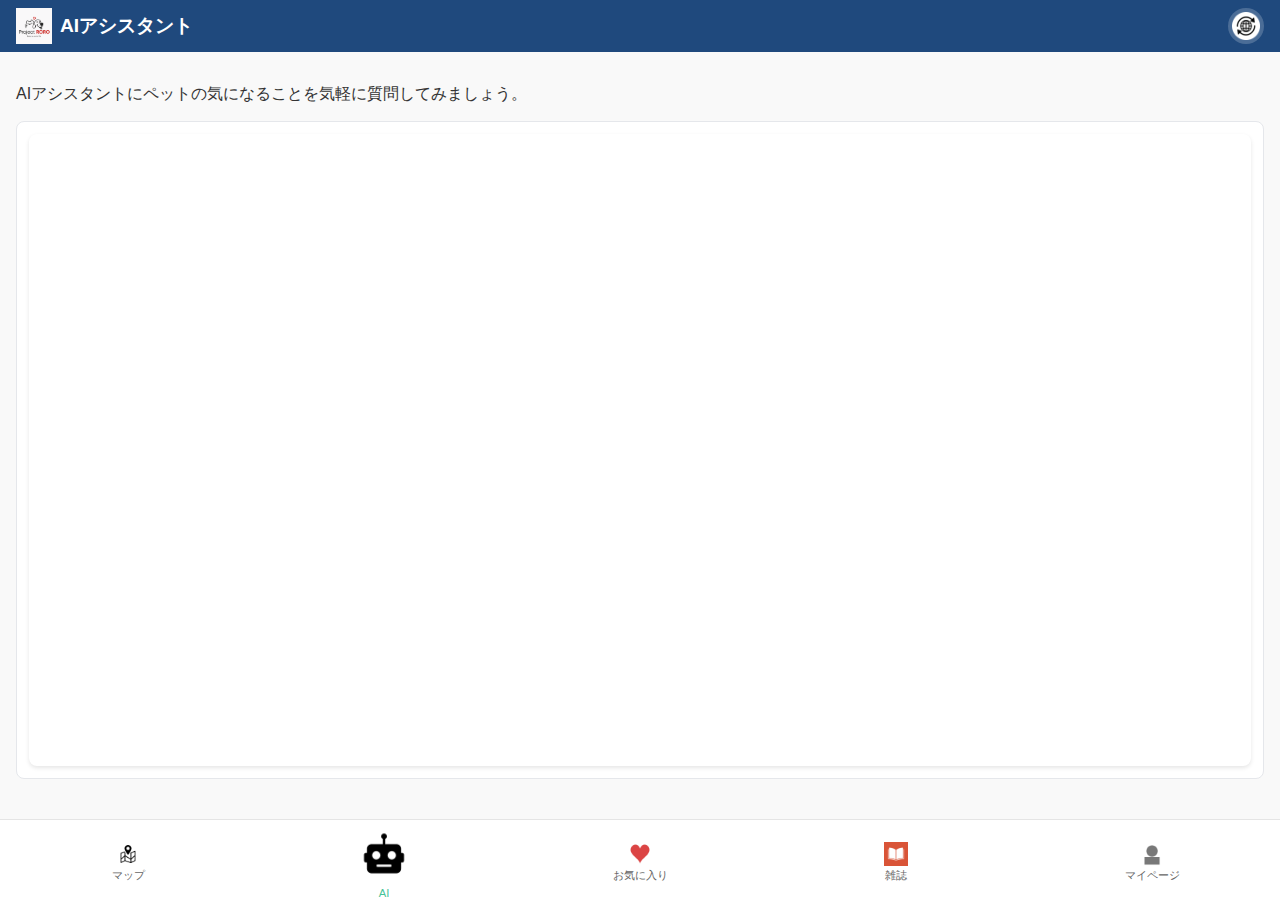
<file: dify.html>
<!DOCTYPE html>
<html lang="ja">
<head>
  <meta charset="UTF-8" />
  <meta name="viewport" content="width=device-width, initial-scale=1.0" />
  <title>Project RORO – AIアシスタント</title>

  <!-- 共有スタイル（色・角丸・ナビ等） -->
  <link rel="stylesheet" href="css/styles.css" />
  <link rel="icon" href="images/favicon.ico" type="image/x-icon" />
  <!--
    本ページの目的：
    - 公式 Dify 画面の埋め込み（iframe / script） と
    - 自作の Dify 風 UI
    を、ブール値で切替表示する。
    ※ デザインは styles.css の設計に準拠。
  -->
  <style>
    /* ページ固有の最小限スタイル（共通スタイルに沿った微調整） */
    main.dify-container { padding: 1rem; padding-bottom: calc(var(--nav-height) + 1rem); }
    .panel { background:#fff; border:1px solid #e5e7eb; border-radius: var(--border-radius); padding: 12px; }
    .section-title { margin: 0 0 8px; font-weight: 700; color: var(--base-color); }
    /* ２エリア（どちらか片方のみ表示） */
    #embed-area, #custom-area { display: none; }
    /* iframe で Dify を埋め込むホスト（共通スタイルの external-chat-container に合わせる） */
    #embed-host.external-chat-container { height: calc(100vh - var(--nav-height) - 220px); }
    #embed-host iframe { width: 100%; height: 100%; border: none; border-radius: var(--border-radius); }
    /* 自作 UI のホスト */
    #custom-host { height: calc(100vh - var(--nav-height) - 220px); background:#fff; border:1px solid #e5e7eb; border-radius: var(--border-radius); overflow: hidden; }
    /* 操作用ボタン */
    .toolbar { display:flex; gap:.5rem; justify-content:flex-end; margin:.5rem 0 0; }
    .toolbar .btn { padding:.5rem .9rem; }
  </style>
</head>
<body class="dify-page">
  <!-- ヘッダー（styles.cssの .app-header 準拠） -->
  <header class="app-header">
    <img src="images/logo_roro.png" alt="ロゴ" class="small-logo" />
    <h2 data-i18n-key="ai_title">AIアシスタント</h2>
    <button id="lang-toggle-btn" class="lang-toggle" title="言語切替">
      <img src="images/switch-language.png" alt="Language" />
    </button>
  </header>

  <main class="dify-container">
    <p data-i18n-key="ai_intro">
      AIアシスタントにペットのイベント情報やおすすめスポットなど、気になることを気軽に質問してみましょう。
    </p>

    <!-- ▼ 公式 Dify 画面（iframe または script バブル） -->
    <section id="embed-area" class="panel">
      <!--<h3 class="section-title">Dify AI Chat</h3>-->

      <!-- iframe 方式のホスト（styles.css に準拠した外観） -->
      <div id="embed-host" class="external-chat-container">
        <!-- JS がここに iframe を挿入します（script 方式時は空のまま） -->
      </div>

      <!--<div class="note">
        ・script 方式では画面右下に “バブル” が表示されます（config を先に定義 → script 読込が必須）。<br>
        ・iframe 方式も公式で案内されている単純な埋め込み方法です。
      </div>
      <div class="toolbar">
        <button id="open-bubble" class="btn secondary-btn" title="（script方式の時）バブルを開く">バブルを開く</button>
      </div>
      -->
    </section>

    <!-- ▼ 自作 Dify 風 UI（SSE対応。API が無ければデモ応答） -->
    <section id="custom-area" class="panel">
      <h3 class="section-title">オリジナル UI（Dify 風）</h3>
      <div id="custom-host"></div>
      <div class="note">
        ・サーバに <code>/api/chat</code>（Dify の <code>/v1/chat-messages</code> へプロキシ）を用意すると、<br>
        　<code>response_mode: "streaming"</code> で SSE を受信しストリーミング描画します。
      </div>
    </section>
	<!--
    <div class="toolbar">
      <button id="toggle-btn" class="btn primary-btn">表示切替（公式 ⇄ 自作）</button>
    </div>
    -->
  </main>

  <!-- ボトムナビ（共通デザイン） -->
  <nav class="bottom-nav">
    <a href="map.html" class="nav-item"><img src="images/icon_map.png" alt="Map" /><span data-i18n-key="nav_map">マップ</span></a>
    <a href="dify.html" class="nav-item active"><img src="images/icon_ai.png" alt="AI" /><span data-i18n-key="nav_ai">AI</span></a>
    <a href="favorites.html" class="nav-item"><img src="images/icon_favorite.png" alt="お気に入り" /><span data-i18n-key="nav_favorites">お気に入り</span></a>
    <a href="magazine.html" class="nav-item"><img src="images/icon_magazine.png" alt="雑誌" /><span data-i18n-key="nav_magazine">雑誌</span></a>
    <a href="profile.html" class="nav-item"><img src="images/icon_profile.png" alt="マイページ" /><span data-i18n-key="nav_profile">マイページ</span></a>
  </nav>

  <!-- 言語・共通初期化 -->
  <script src="js/lang.js"></script>

  <!-- 表示切替とマウント処理（下記モジュール） -->
  <script type="module" src="js/dify-switch.js"></script>
</body>
</html>
</file>
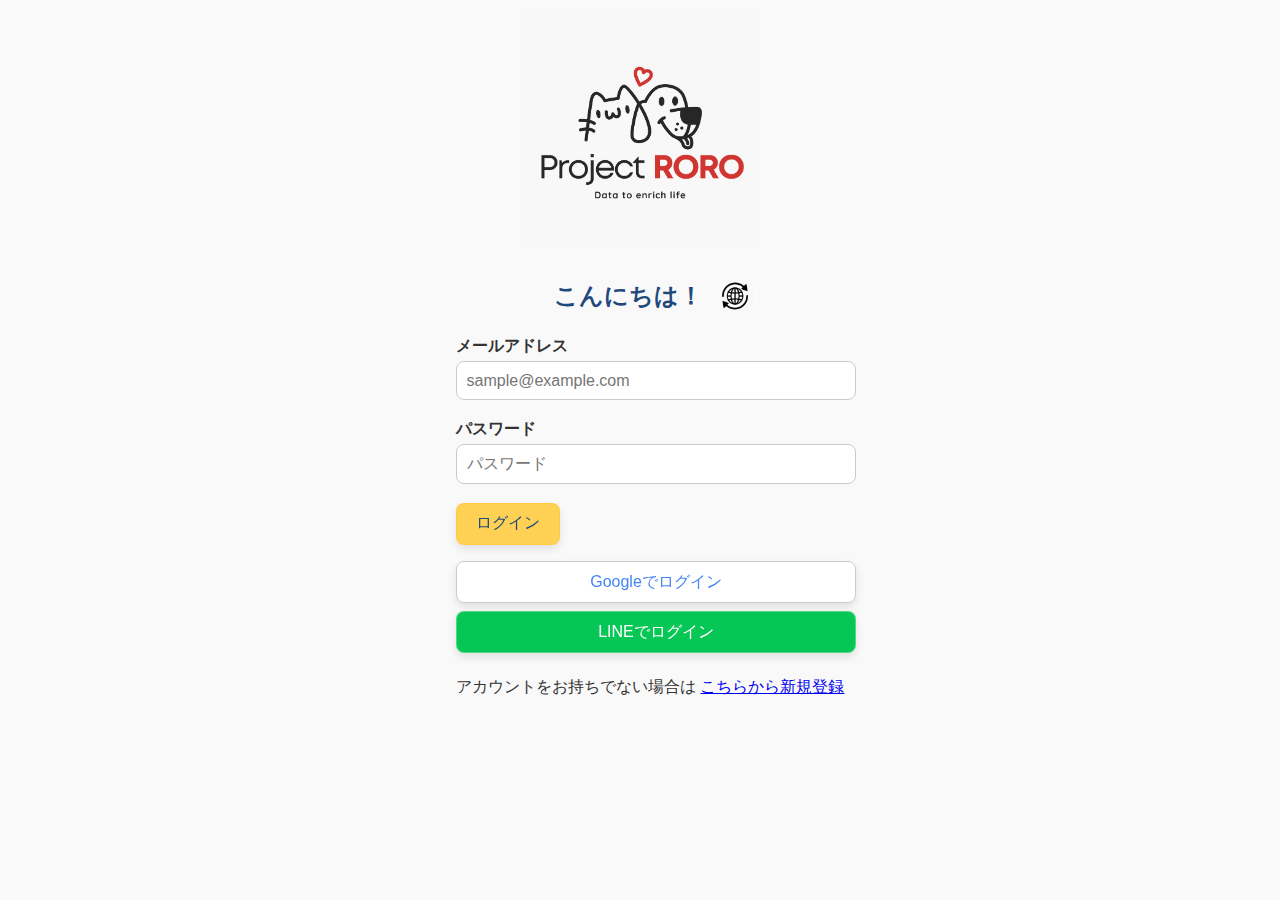
<file: favorites.html>
<!DOCTYPE html>
<html lang="ja">
  <head>
    <meta charset="UTF-8" />
    <meta name="viewport" content="width=device-width, initial-scale=1.0" />
    <!--
      favorites.html – お気に入り一覧

      ユーザーがマップや他の機能から追加したお気に入りイベントの一覧を表示します。
      ローカルストレージから読み出したデータを使って一覧を生成し、必要であれば
      お気に入りから削除できるようにしています。
    -->
    <title>Project&nbsp;RORO – お気に入り</title>
    <link rel="stylesheet" href="css/styles.css" />
    <!-- Favicon -->
    <link rel="icon" href="images/favicon.ico" type="image/x-icon" />
  </head>
  <body class="favorites-page">
    <header class="app-header">
      <img src="images/logo_roro.png" alt="ロゴ" class="small-logo" />
      <h2 data-i18n-key="favorites_title">お気に入り</h2>
      <button id="lang-toggle-btn" class="lang-toggle" title="Change language">
        <img src="images/switch-language.png" alt="Language" />
      </button>
    </header>
    <main id="favorites-container">
      <ul id="favorites-list"></ul>
      <p id="no-favorites" style="display:none;" data-i18n-key="no_favorites">お気に入りがまだありません。</p>
    </main>
    <nav class="bottom-nav">
      <a href="map.html" class="nav-item"><img src="images/icon_map.png" alt="Map" /><span data-i18n-key="nav_map">マップ</span></a>
      <a href="dify.html" class="nav-item"><img src="images/icon_ai.png" alt="AI" /><span data-i18n-key="nav_ai">AI</span></a>
      <a href="favorites.html" class="nav-item active"><img src="images/icon_favorite.png" alt="お気に入り" /><span data-i18n-key="nav_favorites">お気に入り</span></a>
      <a href="magazine.html" class="nav-item"><img src="images/icon_magazine.png" alt="雑誌" /><span data-i18n-key="nav_magazine">雑誌</span></a>
      <a href="profile.html" class="nav-item"><img src="images/icon_profile.png" alt="マイページ" /><span data-i18n-key="nav_profile">マイページ</span></a>
    </nav>
    <script src="js/main.js"></script>
    <script src="js/lang.js"></script>
    <script src="js/favorites.js"></script>
  </body>
</html>
</file>
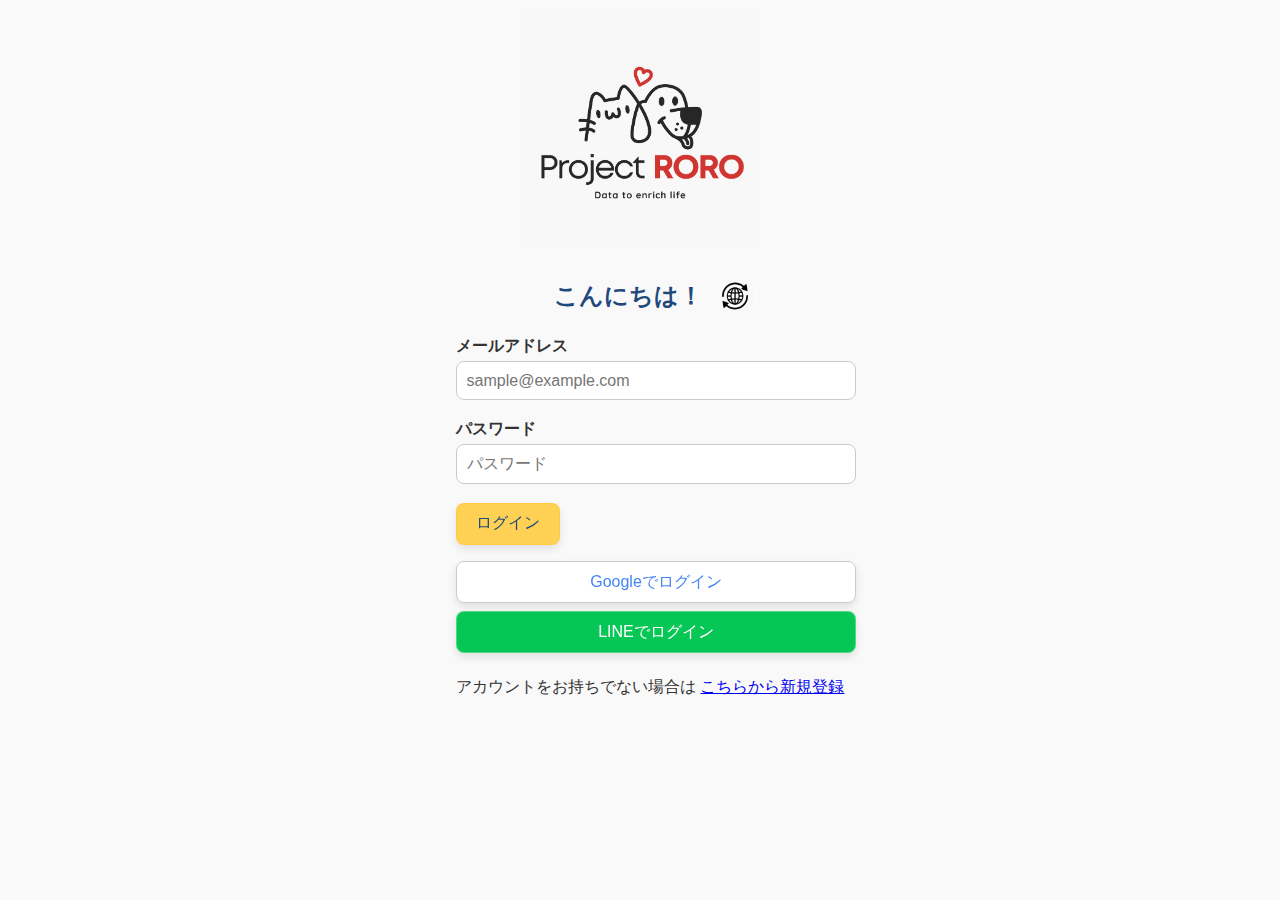
<file: magazine.html>
<!DOCTYPE html>
<html lang="ja">
  <head>
    <meta charset="UTF-8" />
    <meta name="viewport" content="width=device-width, initial-scale=1.0" />
    <!--
      magazine.html – 月間雑誌ページ

      雑誌機能のモックとして、いくつかの号をカード形式で並べています。各カード
      には表紙画像と簡単な説明文があり、将来的には詳細ページやPDFなどに
      リンクすることもできます。
    -->
    <title>Project&nbsp;RORO – 月間雑誌</title>
    <link rel="stylesheet" href="css/styles.css" />
    <!-- Favicon -->
    <link rel="icon" href="images/favicon.ico" type="image/x-icon" />
  </head>
  <body class="magazine-page">
    <header class="app-header">
      <img src="images/logo_roro.png" alt="ロゴ" class="small-logo" />
      <h2 data-i18n-key="magazine_title">月間雑誌</h2>
      <button id="lang-toggle-btn" class="lang-toggle" title="Change language">
        <img src="images/switch-language.png" alt="Language" />
      </button>
    </header>
    <main class="magazine-grid">
      <!-- 6月号カード -->
      <div class="magazine-card">
        <img src="images/magazine_cover1.png" alt="2025年6月号" />
        <div class="magazine-info">
          <h3 data-i18n-key="mag_issue_june">2025年6月号</h3>
          <p data-i18n-key="mag_desc_june">雨の日でも犬と楽しく過ごせる特集</p>
        </div>
      </div>
      <!-- 7月号カード -->
      <div class="magazine-card">
        <!-- ビーチで帽子をかぶった犬を表紙にした夏号 -->
        <img src="images/magazine_cover2.png" alt="2025年7月号" />
        <div class="magazine-info">
          <h3 data-i18n-key="mag_issue_july">2025年7月号</h3>
          <p data-i18n-key="mag_desc_july">紫外線対策とワンちゃんとのおでかけスポットをご紹介♪</p>
        </div>
      </div>
      <!-- 新しい号を追加したい場合は、このカードをコピーして編集してください -->
    </main>
    <!-- 雑誌閲覧用オーバーレイ -->
    <div id="magazine-viewer" class="magazine-viewer" style="display:none;">
      <div class="book"></div>
    </div>
    <nav class="bottom-nav">
      <a href="map.html" class="nav-item"><img src="images/icon_map.png" alt="Map" /><span data-i18n-key="nav_map">マップ</span></a>
      <a href="dify.html" class="nav-item"><img src="images/icon_ai.png" alt="AI" /><span data-i18n-key="nav_ai">AI</span></a>
      <a href="favorites.html" class="nav-item"><img src="images/icon_favorite.png" alt="お気に入り" /><span data-i18n-key="nav_favorites">お気に入り</span></a>
      <a href="magazine.html" class="nav-item active"><img src="images/icon_magazine.png" alt="雑誌" /><span data-i18n-key="nav_magazine">雑誌</span></a>
      <a href="profile.html" class="nav-item"><img src="images/icon_profile.png" alt="マイページ" /><span data-i18n-key="nav_profile">マイページ</span></a>
    </nav>
    <script src="js/main.js"></script>
    <script src="js/lang.js"></script>
    <script src="js/magazine.js"></script>
  </body>
</html>
</file>
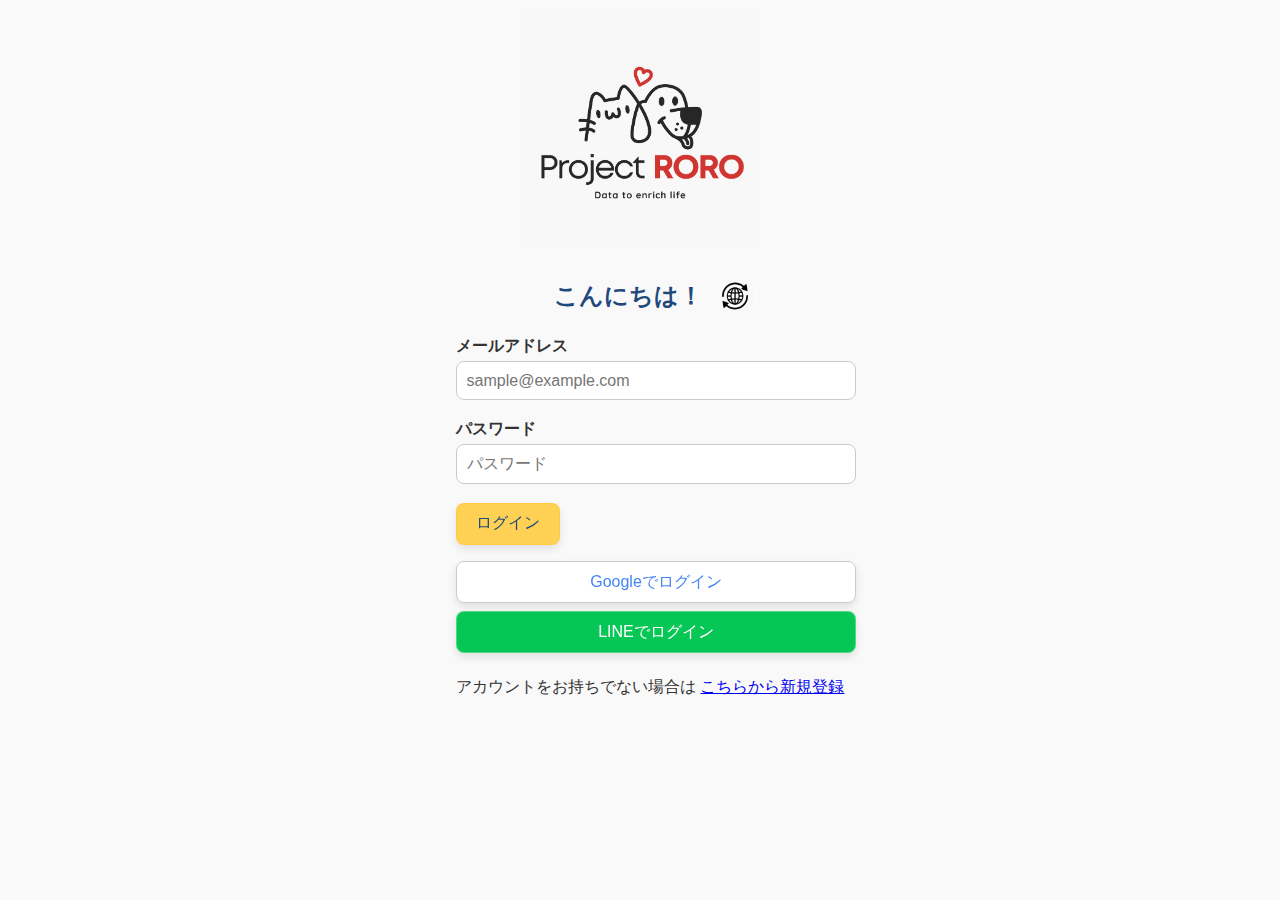
<file: profile.html>
<!DOCTYPE html>
<html lang="ja">
  <head>
    <meta charset="UTF-8" />
    <meta name="viewport" content="width=device-width, initial-scale=1.0" />
    <!--
      profile.html – マイページ

      ユーザーが登録した情報を確認・編集できるマイページです。お気に入り数の
      表示や簡易的なプロフィール編集フォームを提供します。ここでのデータは
      すべてローカルストレージに保存され、ログインセッションを通じて維持
      されます。
    -->
    <title>Project&nbsp;RORO – マイページ</title>
    <link rel="stylesheet" href="css/styles.css" />
    <!-- Favicon -->
    <link rel="icon" href="images/favicon.ico" type="image/x-icon" />
  </head>
  <body class="profile-page">
    <header class="app-header">
      <img src="images/logo_roro.png" alt="ロゴ" class="small-logo" />
      <!-- ページタイトルは翻訳キーを付与 -->
      <h2 data-i18n-key="profile_title">マイページ</h2>
      <!-- 言語切替ボタン -->
      <button id="lang-toggle-btn" class="lang-toggle" title="Change language">
        <img src="images/switch-language.png" alt="Language" />
      </button>
    </header>
    <main class="profile-container">
      <div class="profile-card">
        <div class="avatar"></div>
        <h3 id="profile-name"></h3>
        <p id="profile-location"></p>
        <div class="stats">
          <div><strong id="fav-count">0</strong><span>お気に入り</span></div>
          <div><strong id="followers">0</strong><span>フォロワー</span></div>
          <div><strong id="following">0</strong><span>フォロー中</span></div>
        </div>
      </div>
      <form id="profile-form" autocomplete="off">
        <h4 data-i18n-key="profile_edit">プロフィール編集</h4>
        <!-- 名前とふりがなは初期登録時のみ入力され、編集不可にします -->
        <div class="input-group">
          <label for="profile-name-input" data-i18n-key="label_name">お名前</label>
          <input type="text" id="profile-name-input" disabled />
        </div>
        <div class="input-group">
          <label for="profile-furigana-input" data-i18n-key="label_furigana">ふりがな</label>
          <input type="text" id="profile-furigana-input" disabled />
        </div>
        <div class="input-group">
          <label for="profile-email" data-i18n-key="label_email">メールアドレス</label>
          <input type="email" id="profile-email" />
        </div>
        <div class="input-group">
          <label for="profile-phone" data-i18n-key="label_phone">電話番号</label>
          <input type="tel" id="profile-phone" />
        </div>
        <div class="input-group">
          <label for="profile-address" data-i18n-key="label_address">住所</label>
          <input type="text" id="profile-address" />
        </div>

        <!-- 言語選択フォーム -->
        <div class="input-group">
          <label for="profile-language" data-i18n-key="label_language">言語</label>
          <select id="profile-language">
            <option value="ja">日本語</option>
            <option value="en">English</option>
            <option value="zh">中文</option>
            <option value="ko">한국어</option>
          </select>
        </div>
        <h4 data-i18n-key="pet_info">ペット情報</h4>
        <!-- ペット情報を動的に挿入するコンテナ -->
        <div id="pets-container"></div>
        <button type="button" id="add-pet-btn" class="btn secondary-btn" style="margin-bottom: 1rem;" data-i18n-key="add_pet">ペットを追加</button>
        <button type="submit" class="btn primary-btn" data-i18n-key="save">保存</button>
      </form>
      <!-- ログアウトボタン -->
      <button id="logout-btn" class="btn danger-btn" style="margin-top: 1rem;" data-i18n-key="logout">ログアウト</button>
    </main>
    <nav class="bottom-nav">
      <a href="map.html" class="nav-item"><img src="images/icon_map.png" alt="Map" /><span data-i18n-key="nav_map">マップ</span></a>
      <a href="dify.html" class="nav-item"><img src="images/icon_ai.png" alt="AI" /><span data-i18n-key="nav_ai">AI</span></a>
      <a href="favorites.html" class="nav-item"><img src="images/icon_favorite.png" alt="お気に入り" /><span data-i18n-key="nav_favorites">お気に入り</span></a>
      <a href="magazine.html" class="nav-item"><img src="images/icon_magazine.png" alt="雑誌" /><span data-i18n-key="nav_magazine">雑誌</span></a>
      <a href="profile.html" class="nav-item active"><img src="images/icon_profile.png" alt="マイページ" /><span data-i18n-key="nav_profile">マイページ</span></a>
    </nav>
    <script src="js/main.js"></script>
    <script src="js/lang.js"></script>
    <script src="js/profile.js"></script>
  </body>
</html>
</file>
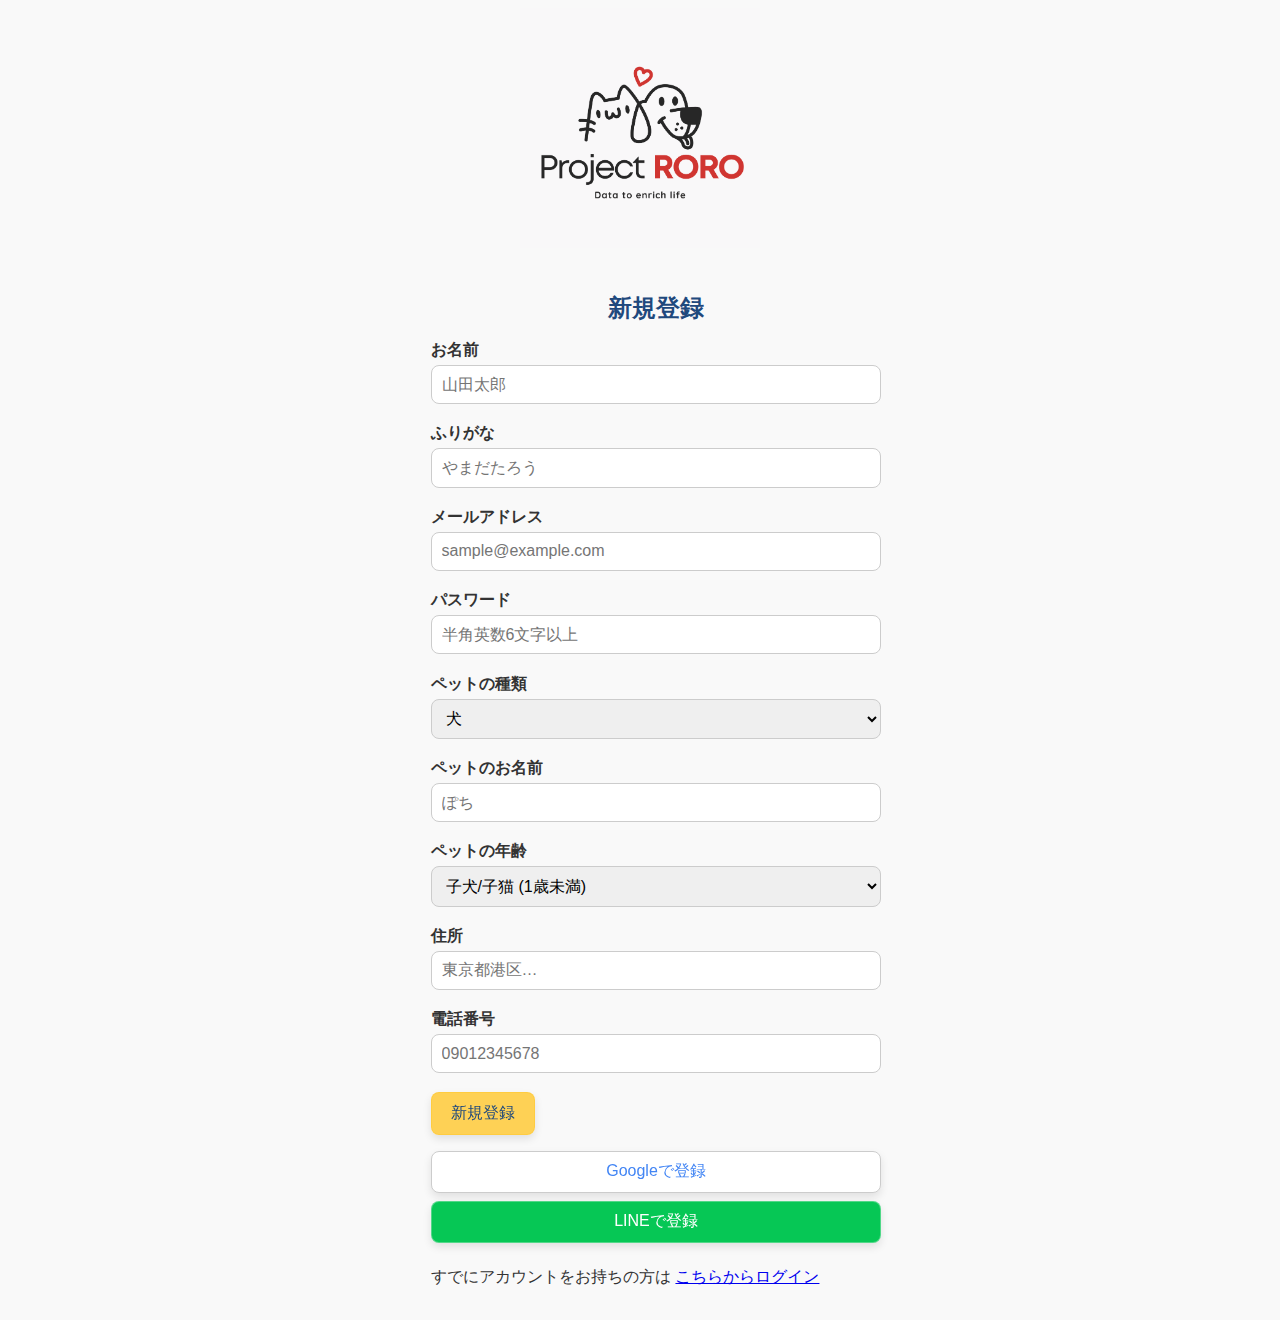
<file: signup.html>
<!DOCTYPE html>
<html lang="ja">
  <head>
    <meta charset="UTF-8" />
    <meta name="viewport" content="width=device-width, initial-scale=1.0" />
    <!--
      signup.html – ユーザー新規登録画面

      このページでは、ユーザーの基本情報およびペット情報を入力して
      アカウントを作成するためのフォームを提供します。必要最小限の
      フィールドを用意し、カラーリングはスライドで示された3色の
      原則に従っています。
    -->
    <title>Project&nbsp;RORO – 新規登録</title>
    <link rel="stylesheet" href="css/styles.css" />
    <!-- Favicon -->
    <link rel="icon" href="images/favicon.ico" type="image/x-icon" />
  </head>
  <body class="signup-page">
    <header>
      <img src="images/logo_roro.png" alt="Project RORO ロゴ" class="logo" />
    </header>
    <main class="signup-container">
      <h1>新規登録</h1>
      <form id="signup-form" autocomplete="off">
        <div class="input-group">
          <label for="name">お名前</label>
          <input type="text" id="name" placeholder="山田太郎" required />
        </div>
        <div class="input-group">
          <label for="furigana">ふりがな</label>
          <input type="text" id="furigana" placeholder="やまだたろう" />
        </div>
        <div class="input-group">
          <label for="email">メールアドレス</label>
          <input type="email" id="email" placeholder="sample@example.com" required />
        </div>
        <div class="input-group">
          <label for="password">パスワード</label>
          <input type="password" id="password" placeholder="半角英数6文字以上" required />
        </div>
        <div class="input-group">
          <label for="petType">ペットの種類</label>
          <select id="petType">
            <option value="dog">犬</option>
            <option value="cat">猫</option>
          </select>
        </div>
        <div class="input-group">
          <label for="petName">ペットのお名前</label>
          <input type="text" id="petName" placeholder="ぽち" />
        </div>
        <div class="input-group">
          <label for="petAge">ペットの年齢</label>
          <select id="petAge">
            <option value="puppy">子犬/子猫 (1歳未満)</option>
            <option value="adult">成犬/成猫 (1〜7歳)</option>
            <option value="senior">シニア犬/シニア猫 (7歳以上)</option>
          </select>
        </div>
        <div class="input-group">
          <label for="address">住所</label>
          <input type="text" id="address" placeholder="東京都港区…" />
        </div>
        <div class="input-group">
          <label for="phone">電話番号</label>
          <input type="tel" id="phone" placeholder="09012345678" />
        </div>
        <button type="submit" class="btn primary-btn">新規登録</button>
      </form>
      <div class="social-login">
        <button type="button" class="btn google-btn">Googleで登録</button>
        <button type="button" class="btn line-btn">LINEで登録</button>
      </div>
      <p>
        すでにアカウントをお持ちの方は
        <a href="index.html">こちらからログイン</a>
      </p>
    </main>
    <script src="js/main.js"></script>
    <script src="js/signup.js"></script>
  </body>
</html>
</file>
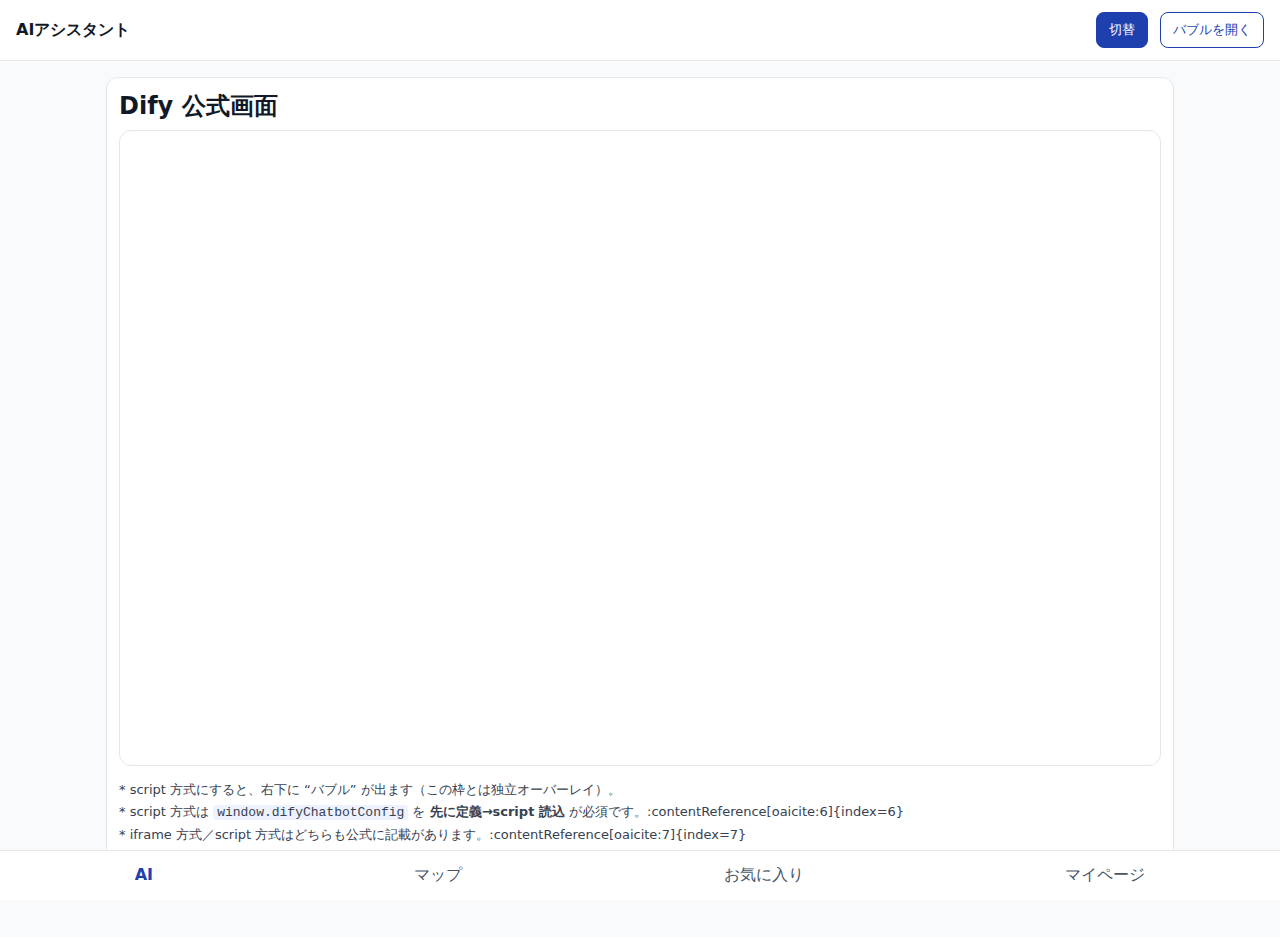
<file: dify/old/dify.html>
<!DOCTYPE html>
<html lang="ja">
<head>
  <meta charset="UTF-8" />
  <meta name="viewport" content="width=device-width, initial-scale=1.0" />
  <title>Project RORO – AIアシスタント</title>
  <style>
    :root {
      --bg: #f8fafc; --card:#fff; --border:#e5e7eb; --brand:#1e40af;
      --radius: 12px;
    }
    *{box-sizing:border-box}
    body{margin:0;background:var(--bg);color:#111827;font-family:system-ui,-apple-system,Segoe UI,Roboto,Helvetica,Arial,sans-serif}
    header{position:sticky;top:0;background:var(--card);border-bottom:1px solid var(--border);display:flex;align-items:center;gap:12px;padding:12px 16px}
    header h1{font-size:16px;margin:0}
    header .spacer{flex:1}
    header button{border:1px solid var(--brand);background:var(--brand);color:#fff;border-radius:8px;padding:8px 12px;cursor:pointer}
    header button.secondary{background:#fff;color:var(--brand)}
    main{max-width:1100px;margin:0 auto;padding:16px}
    .panel{background:var(--card);border:1px solid var(--border);border-radius:var(--radius);padding:12px}
    .section-title{margin:0 0 8px 0;font-weight:700}
    /* 2エリア（どちらか一方だけ表示） */
    #embed-area, #custom-area { display:none; }
    #embed-host{min-height:70vh;border-radius:var(--radius);overflow:hidden;border:1px solid var(--border)}
    #embed-host iframe{width:100%;height:70vh;border:0}
    /* 自作チャットの箱（内部UIは custom-chat-ui.js が注入） */
    #custom-host{min-height:70vh;border-radius:var(--radius);border:1px solid var(--border);overflow:hidden;background:#fff}
    /* タブバー（簡易） */
    nav.bottom{position:sticky;bottom:0;display:flex;gap:8px;background:var(--card);border-top:1px solid var(--border);padding:8px;justify-content:space-around}
    nav.bottom a{color:#475569;text-decoration:none;padding:6px 8px;border-radius:8px}
    nav.bottom a.active{color:var(--brand);font-weight:700}
    /* 情報ボックス */
    .note{font-size:13px;color:#374151;line-height:1.7}
    .note code{background:#eef2ff;padding:0 4px;border-radius:4px}
  </style>
</head>
<body>
  <header>
    <h1>AIアシスタント</h1>
    <div class="spacer"></div>
    <!-- 表示切替ボタン：押すたび true/false をトグル -->
    <button id="toggle-btn" title="Dify埋め込み / 自作UI 切替">切替</button>
    <button id="open-bubble" class="secondary" title="（script方式のとき）バブルを開く">バブルを開く</button>
  </header>

  <main>
    <!-- ▼ Dify公式画面（iframe or script） -->
    <section id="embed-area" class="panel">
      <h2 class="section-title">Dify 公式画面</h2>
      <div id="embed-host">
        <!-- method='iframe' の場合にここへ iframe を挿入します -->
      </div>
      <p class="note">
        * script 方式にすると、右下に “バブル” が出ます（この枠とは独立オーバーレイ）。<br>
        * script 方式は <code>window.difyChatbotConfig</code> を <strong>先に定義→script 読込</strong> が必須です。:contentReference[oaicite:6]{index=6}<br>
        * iframe 方式／script 方式はどちらも公式に記載があります。:contentReference[oaicite:7]{index=7}
      </p>
    </section>

    <!-- ▼ 自作の Dify 風チャットUI（SSE対応） -->
    <section id="custom-area" class="panel">
      <h2 class="section-title">オリジナル UI（Dify 風）</h2>
      <div id="custom-host"></div>
      <p class="note">
        * この UI は、既存の <code>ai_assistant_chat_v2.html</code> の設計をモジュール化して再利用しています。:contentReference[oaicite:8]{index=8}<br>
        * バックエンドの <code>/api/chat</code> があれば SSE でストリーミング表示、なければデモ応答にフォールバックします。:contentReference[oaicite:9]{index=9} :contentReference[oaicite:10]{index=10}
      </p>
    </section>
  </main>

  <nav class="bottom">
    <a href="#" class="active">AI</a>
    <a href="#">マップ</a>
    <a href="#">お気に入り</a>
    <a href="#">マイページ</a>
  </nav>

  <!-- 切替とマウントの本体 -->
  <script type="module" src="./dify-switch.js"></script>
</body>
</html>
</file>
<file: css/styles.css>
/*
  styles.css – 共通スタイル

  このファイルでは、すべてのHTMLページで再利用されるスタイルを定義しています。
  スライド資料に示された「ベースカラー:#1F497D」「メインカラー:#FFC72C」
  「アクセントカラー:#FFFFFF」をCSS変数として定義し、サイト全体の色調を統一
  しています。また、フォームやボタン、ボトムナビゲーションなどの共通要素
  に対するデザインもここでまとめています。
*/

:root {
  --base-color: #1F497D;
  --main-color: #FFC72C;
  --accent-color: #FFFFFF;
  --light-bg: #F9F9F9;
  --text-color: #333333;
  --border-radius: 8px;
  /* ボトムナビゲーションの高さを広げてアクティブアイコン(60px)が収まるよう調整 */
  --nav-height: 80px;
  /* 追加: フォントやボタンの見た目の調整用のCSS変数 */
  --font-family: 'Yu Gothic', 'Hiragino Kaku Gothic ProN', 'Noto Sans JP', sans-serif;
  /* 透明感のあるボタンの背景色 (ガラス風) */
  --btn-glass-bg: rgba(255, 255, 255, 0.5);
  --btn-glass-border: rgba(255, 255, 255, 0.3);
  --btn-shadow: 0 4px 8px rgba(0, 0, 0, 0.1);
}

body {
  margin: 0;
  padding: 0;
  /* 全体のフォントを日本語含むモダンなファミリーに変更 */
  font-family: var(--font-family);
  background-color: var(--light-bg);
  color: var(--text-color);
  min-height: 100vh;
  box-sizing: border-box;
}

header {
  text-align: center;
  padding: 1rem 0.5rem;
}

.logo {
  max-width: 240px;
  width: 70%;
  height: auto;
  margin: 0 auto;
}

.small-logo {
  width: 36px;
  height: 36px;
  margin-right: 0.5rem;
}

.app-header {
  display: flex;
  align-items: center;
  justify-content: flex-start;
  padding: 0.5rem 1rem;
  background-color: var(--base-color);
  color: var(--accent-color);
}

.app-header h2 {
  font-size: 1.2rem;
  margin: 0;
}

main {
  padding: 1rem;
  padding-bottom: calc(var(--nav-height) + 1rem);
}

h1 {
  font-size: 1.5rem;
  text-align: center;
  color: var(--base-color);
  margin-bottom: 1rem;
}

h2, h3, h4 {
  margin-top: 0;
}

.input-group {
  /* フォーム要素間の余白を少し広げて読みやすさを向上 */
  margin-bottom: 1.2rem;
  display: flex;
  flex-direction: column;
}

.input-group label {
  margin-bottom: 0.25rem;
  font-weight: bold;
}

.input-group input,
.input-group select {
  padding: 0.6rem;
  border: 1px solid #ccc;
  border-radius: var(--border-radius);
  font-size: 1rem;
  box-sizing: border-box;
}

.btn {
  display: inline-block;
  padding: 0.6rem 1.2rem;
  border: 1px solid transparent;
  border-radius: var(--border-radius);
  font-size: 1rem;
  cursor: pointer;
  transition: background-color 0.2s ease, filter 0.2s ease, box-shadow 0.2s ease;
  /* 透明感のあるスタイルを基本ボタンに適用 */
  background-color: var(--btn-glass-bg);
  border-color: var(--btn-glass-border);
  backdrop-filter: blur(6px);
  box-shadow: var(--btn-shadow);
}

/* 言語切替ボタン（右上グローブアイコン） */
.lang-toggle {
  margin-left: auto;
  width: 36px;
  height: 36px;
  border: none;
  background-color: rgba(255, 255, 255, 0.2);
  border-radius: 50%;
  cursor: pointer;
  display: flex;
  align-items: center;
  justify-content: center;
  backdrop-filter: blur(4px);
}
.lang-toggle img {
  width: 28px;
  height: 28px;
  object-fit: contain;
  /* ダークなヘッダー上でもオリジナルの色で表示するためフィルタを無効化 */
  filter: none;
}

/* ログインページでは言語切替ボタンを大きく表示 */
.login-page .lang-toggle {
  width: 48px;
  height: 48px;
  /* Position the toggle next to the logo instead of pushing it to the far right */
  margin-left: 0.5rem;
  margin-right: 0;
}
.login-page .lang-toggle img {
  width: 40px;
  height: 40px;
}

/*
  Responsive layout tweaks for the login page

  The login screen is one of the first pages seen by the user, so it needs to
  display well across a variety of devices and orientations. Previously the
  combination of a large logo and generous padding caused important elements
  (email/password fields and buttons) to be pushed below the visible area on
  smaller screens or in landscape orientation. To remedy this we switch the
  page to a flex container, allow the main content to scroll if necessary and
  constrain the widths of the form and social login buttons. We also scale
  down the logo and headings on narrow screens.
*/
.login-page {
  /* Use flexbox to distribute header and main vertically and allow main to flex */
  display: flex;
  flex-direction: column;
  min-height: 100vh;
}

/*
  Layout for the greeting and language toggle on the login page

  The greeting text (h1) and language toggle button should sit on the same
  horizontal line. This container centers its children and provides a small
  gap between them. The h1 itself has its margin reset to prevent extra
  spacing and to align properly with the button.
*/
.login-page .login-header {
  display: flex;
  align-items: center;
  justify-content: center;
  gap: 0.5rem;
  margin-bottom: 1rem;
  text-align: center;
}
.login-page .login-header h1 {
  margin: 0;
}
/* Override default margins for the language toggle within the greeting area */
.login-page .login-header .lang-toggle {
  margin-left: 0;
  margin-right: 0;
}
.login-page header {
  /* Arrange the logo and language toggle horizontally and center them */
  display: flex;
  align-items: center;
  justify-content: center;
  flex-shrink: 0;
  padding: 0.5rem 0.5rem;
}
.login-page main {
  /* Allow the main content to fill available space and scroll if content overflows */
  flex-grow: 1;
  display: flex;
  flex-direction: column;
  align-items: center;
  justify-content: flex-start;
  overflow-y: auto;
  width: 100%;
  /* Reduce the bottom padding since the login page does not use bottom navigation */
  padding: 1rem;
}

/* Constrain the width of form elements and buttons on the login page */
.login-page form,
.login-page .social-login,
.login-page p {
  width: 100%;
  max-width: 400px;
  margin-left: auto;
  margin-right: auto;
}

/* Tweak logo and heading sizes for very narrow screens */
@media (max-width: 600px) {
  .login-page .logo {
    /* Limit the logo size to avoid pushing content off screen */
    max-width: 180px;
    width: 60%;
    margin-top: 0.5rem;
  }
  .login-page h1 {
    font-size: 1.3rem;
    margin-bottom: 0.75rem;
  }
  .login-page main {
    padding: 0.5rem;
  }
}

/*
  Responsive layout tweaks for the signup page

  Similar to the login page, the signup page can become awkward on small
  screens because of the long form and generous spacing. We convert the page
  into a flex container so that the main content can scroll independently of
  the header, constrain the width of the form and social login buttons,
  and shrink the logo and heading on narrow viewports. These changes help
  prevent important fields or buttons from being pushed off the screen on
  phones in portrait or landscape orientation.
*/
.signup-page {
  display: flex;
  flex-direction: column;
  min-height: 100vh;
}
.signup-page header {
  flex-shrink: 0;
  padding: 0.5rem 0.5rem;
}
.signup-page main.signup-container {
  flex-grow: 1;
  display: flex;
  flex-direction: column;
  align-items: center;
  justify-content: flex-start;
  overflow-y: auto;
  width: 100%;
  padding: 1rem;
}
.signup-page main.signup-container h1 {
  text-align: center;
  color: var(--base-color);
  margin-bottom: 1rem;
}
.signup-page #signup-form,
.signup-page .social-login,
.signup-page p {
  width: 100%;
  max-width: 450px;
  margin-left: auto;
  margin-right: auto;
}
@media (max-width: 600px) {
  .signup-page .logo {
    max-width: 180px;
    width: 60%;
    margin-top: 0.5rem;
  }
  .signup-page h1 {
    font-size: 1.3rem;
    margin-bottom: 0.75rem;
  }
  .signup-page main.signup-container {
    padding: 0.5rem;
  }
}


/* 雑誌グリッドの表紙画像を少し小さめにしてウィンドウに収まるよう調整 */
.magazine-card img {
  width: 100%;
  /* 画像はカード内に収まるよう縦横比を保持して縮小します */
  height: auto;
  max-height: 200px;
  object-fit: contain;
  display: block;
  /* 背景色を設定してレターボックスが自然に見えるようにする */
  background-color: #f9f9f9;
}

/* 雑誌ページ内の表紙画像の高さ調整 */
.magazine-viewer .book .page img {
  height: 50%;
  object-fit: cover;
}

.primary-btn {
  /* メインカラーのボタンもガラス風に調整 */
  background-color: rgba(255, 199, 44, 0.8);
  color: var(--base-color);
  border-color: rgba(255, 199, 44, 0.5);
  box-shadow: var(--btn-shadow);
}

.btn:hover {
  filter: brightness(0.95);
  box-shadow: 0 6px 12px rgba(0, 0, 0, 0.15);
}

/* セカンダリボタン: 透明度高めの白背景で控えめなボタン */
.secondary-btn {
  background-color: rgba(255, 255, 255, 0.6);
  color: var(--base-color);
  border-color: rgba(255, 255, 255, 0.4);
}

/* 危険操作用のボタン（例: 削除やログアウト） */
.danger-btn {
  background-color: rgba(231, 76, 60, 0.8);
  color: #ffffff;
  border-color: rgba(231, 76, 60, 0.5);
}

.danger-btn:hover {
  filter: brightness(0.95);
  box-shadow: 0 6px 12px rgba(0, 0, 0, 0.15);
}

.social-login {
  margin-top: 1rem;
  text-align: center;
}

.social-login .btn {
  width: 100%;
  margin-bottom: 0.5rem;
}

.google-btn {
  background-color: #ffffff;
  color: #4285F4;
  border: 1px solid #ccc;
}

.line-btn {
  background-color: #06c755;
  color: #ffffff;
}

.bottom-nav {
  position: fixed;
  bottom: 0;
  left: 0;
  right: 0;
  height: var(--nav-height);
  /* ナビゲーションバーは白背景にしてやわらかい印象に */
  background-color: #ffffff;
  display: flex;
  justify-content: space-around;
  align-items: center;
  border-top: 1px solid #e5e5e5;
  z-index: 1000;
}

.bottom-nav .nav-item {
  flex: 1;
  text-align: center;
  color: #666666;
  text-decoration: none;
  font-size: 0.7rem;
  padding-top: 0.3rem;
  box-sizing: border-box;
}

.bottom-nav .nav-item img {
  width: 24px;
  height: 24px;
  display: block;
  margin: 0 auto 2px auto;
}

.bottom-nav .nav-item.active {
  /* アクティブ時は文字色のみ変更し、背景色を塗りつぶさない */
  color: #45c397;
  background-color: transparent;
}

.bottom-nav .nav-item.active img {
  /* 選択中のアイコンは大きく表示し、色を塗りつぶさないようフィルタを無効化する */
  filter: none;
  width: 60px;
  height: 60px;
}

/* マップコンテナ */
#map {
  width: 100%;
  height: calc(100vh - var(--nav-height) - 50px);
}

/* 雑誌グリッドとカード */
.magazine-grid {
  display: flex;
  flex-wrap: wrap;
  gap: 1rem;
}

.magazine-card {
  flex: 1 1 calc(50% - 1rem);
  background-color: #ffffff;
  border-radius: var(--border-radius);
  box-shadow: 0 2px 4px rgba(0, 0, 0, 0.1);
  overflow: hidden;
  display: flex;
  flex-direction: column;
}

/* 雑誌カード内の表紙画像サイズを調整し、縦横比を維持したままカードに収まるようにする */
/* 雑誌カード内の表紙画像サイズを調整
   高さは自動で最大200pxまで、縦横比を維持しカード内に収まるようにする。
   背景色を設定してレターボックスが自然に見えるようにします。*/
.magazine-card img {
  width: 100%;
  height: auto;
  max-height: 200px;
  object-fit: contain;
  display: block;
  background-color: #f9f9f9;
}

.magazine-card .magazine-info {
  padding: 0.5rem;
}

@media (min-width: 768px) {
  .magazine-card {
    flex: 1 1 calc(33.333% - 1rem);
  }
}

/* プロフィール */
.profile-card {
  text-align: center;
  margin-bottom: 1rem;
}

.profile-card .avatar {
  width: 80px;
  height: 80px;
  border-radius: 50%;
  background-color: #ccc;
  margin: 0 auto 0.5rem;
  background-image: url('../images/icon_profile.png');
  background-size: cover;
  background-position: center;
}

.profile-card .stats {
  display: flex;
  justify-content: space-around;
  margin: 1rem 0;
}

.profile-card .stats div {
  text-align: center;
}

.profile-card .stats strong {
  display: block;
  font-size: 1.3rem;
  margin-bottom: 0.2rem;
}

/* お気に入りリスト */
#favorites-list {
  list-style: none;
  padding: 0;
  margin: 0;
}

.favorite-item {
  background-color: #ffffff;
  padding: 0.75rem;
  margin-bottom: 0.5rem;
  border-radius: var(--border-radius);
  box-shadow: 0 1px 3px rgba(0, 0, 0, 0.1);
  display: flex;
  justify-content: space-between;
  align-items: center;
  gap: 0.5rem;
}

.favorite-item .details {
  flex: 1;
}

/* マップページ: カテゴリフィルタバー */
.category-bar {
  position: absolute;
  top: calc(60px + 0.5rem); /* ヘッダーの高さ+余白に合わせて配置 */
  left: 0;
  right: 0;
  display: flex;
  flex-wrap: nowrap;
  overflow-x: auto;
  padding: 0.4rem 0.5rem;
  gap: 0.5rem;
  z-index: 5;
  /* 背景に軽い透過をかけ、地図を見やすく保つ */
  background-color: rgba(255, 255, 255, 0.8);
  backdrop-filter: blur(4px);
}
.category-bar::-webkit-scrollbar {
  display: none; /* スクロールバー非表示 */
}
.filter-btn {
  white-space: nowrap;
  border: 1px solid rgba(0, 0, 0, 0.2);
  border-radius: 9999px;
  padding: 0.35rem 0.8rem;
  font-size: 0.8rem;
  background-color: rgba(255, 255, 255, 0.9);
  color: var(--base-color);
  display: flex;
  align-items: center;
  gap: 0.35rem;
  cursor: pointer;
  box-shadow: 0 1px 2px rgba(0, 0, 0, 0.1);
  transition: background-color 0.2s ease;
}
.filter-btn:hover {
  background-color: rgba(255, 255, 255, 1);
}
.filter-btn.active {
  background-color: var(--main-color);
  color: var(--base-color);
  border-color: var(--main-color);
}

/* レスポンシブ調整 */
@media (max-width: 600px) {
  /* マガジンカードは1列表示 */
  .magazine-card {
    flex: 1 1 100%;
    max-width: 100%;
  }
  /* ナビゲーションのフォントサイズを縮小 */
  .bottom-nav .nav-item span {
    font-size: 0.6rem;
  }
  /* フィルタバー位置調整 */
  .category-bar {
    top: calc(60px + 0.4rem);
  }
  /* プロフィールフォーム幅調整 */
  .profile-container form {
    padding: 0 0.5rem;
  }
}
@media (min-width: 600px) and (max-width: 900px) {
  .magazine-card {
    flex: 1 1 calc(50% - 1rem);
  }
}

.favorite-item a {
  color: var(--base-color);
  text-decoration: none;
  font-weight: bold;
}

.favorite-item button.remove-btn {
  /* お気に入り削除ボタンをガラス風の危険色ボタンに */
  background-color: rgba(231, 76, 60, 0.8);
  color: #ffffff;
  border: 1px solid rgba(231, 76, 60, 0.5);
  border-radius: var(--border-radius);
  padding: 0.4rem 0.8rem;
  font-size: 0.8rem;
  cursor: pointer;
  box-shadow: var(--btn-shadow);
}

.favorite-item button.remove-btn:hover {
  filter: brightness(0.95);
  box-shadow: 0 6px 12px rgba(0, 0, 0, 0.15);
}

/* チャットボックス */
#dify-chat {
  background-color: #ffffff;
  border-radius: var(--border-radius);
  padding: 1rem;
  box-shadow: 0 2px 4px rgba(0, 0, 0, 0.1);
  display: flex;
  flex-direction: column;
  gap: 0.5rem;
}

/*
  外部チャットコンテナ

  Udify など外部サービスのチャット画面を iframe として取り込む際のスタイルです。
  従来のチャットボックスと同じような見た目になるよう、背景色・余白・角丸などを揃えています。
*/
.external-chat-container {
  background-color: #ffffff;
  border-radius: var(--border-radius);
  padding: 1rem;
  box-shadow: 0 2px 4px rgba(0, 0, 0, 0.1);
  display: flex;
  flex-direction: column;
  /*
    画面下半分が余白にならないように、外部チャットの表示領域の高さを
    ビューポートの高さからヘッダーや説明文、ナビゲーションを差し引いて計算します。
    ここではおおよそ120pxをヘッダー＋説明文として見込み、
    ボトムナビの高さは CSS 変数 --nav-height を利用します。
  */
  height: calc(100vh - var(--nav-height) - 220px);
}

.external-chat-container iframe {
  /* 幅いっぱいに広げ、高さは状況に応じて変えられるよう自動伸縮 */
  width: 100%;
  flex: 1;
  border: none;
  border-radius: var(--border-radius);
  /* スクロールを iframe 内で行い、外側にはスクロールバーを出さない */
  overflow: hidden;
}

#dify-chat .chat-messages {
  flex: 1;
  /* チャットボックスの高さを広げて入力エリアの窮屈さを解消 */
  /* チャット表示エリアの高さを拡大 */
  max-height: 600px;
  overflow-y: auto;
  padding-right: 0.5rem;
}

#dify-chat .message {
  padding: 0.5rem;
  border-radius: var(--border-radius);
  margin-bottom: 0.5rem;
  max-width: 80%;
  line-height: 1.3;
}

#dify-chat .message.bot {
  background-color: var(--base-color);
  color: var(--accent-color);
  align-self: flex-start;
}

#dify-chat .message.user {
  background-color: var(--main-color);
  color: var(--base-color);
  align-self: flex-end;
}

#dify-chat form {
  display: flex;
  gap: 0.5rem;
}

#dify-chat input {
  flex: 1;
  padding: 0.5rem;
  border: 1px solid #ccc;
  border-radius: var(--border-radius);
  font-size: 1rem;
}

.note {
  font-size: 0.8rem;
  color: #666666;
  margin-top: 0.5rem;
}

/* マップページ用: 周辺表示ボタン */
.reset-btn {
  position: absolute;
  /* ボトムナビの上部に配置し、地図のUIと重ならないよう左側へ移動 */
  bottom: calc(var(--nav-height) + 1rem);
  left: 1rem;
  z-index: 5;
  background-color: var(--main-color);
  color: var(--base-color);
  border: none;
  border-radius: var(--border-radius);
  padding: 0.5rem 0.8rem;
  font-size: 0.8rem;
  box-shadow: 0 2px 4px rgba(0, 0, 0, 0.2);
  cursor: pointer;
}

.reset-btn:hover {
  filter: brightness(0.95);
}

/* 雑誌閲覧オーバーレイ */
.magazine-viewer {
  position: fixed;
  top: 0;
  left: 0;
  width: 100%;
  height: 100%;
  background-color: rgba(0, 0, 0, 0.6);
  display: flex;
  align-items: center;
  justify-content: center;
  z-index: 2000;
}
.magazine-viewer .book {
  position: relative;
  width: 90%;
  max-width: 600px;
  height: 80%;
  perspective: 1600px;
}
.magazine-viewer .book .page {
  position: absolute;
  width: 100%;
  height: 100%;
  background-color: #F9E9F3;
  border-radius: var(--border-radius);
  box-shadow: 0 8px 12px rgba(0, 0, 0, 0.2);
  /* 雑誌ページ全体のスクロールを無効にする */
  overflow: hidden;
  backface-visibility: hidden;
  transform-origin: left;
  transition: transform 0.8s ease;
}

/* 背表紙はクリック無効化 */
.magazine-viewer .book .page.back-cover {
  pointer-events: none;
}
.magazine-viewer .book .page.flipped {
  transform: rotateY(-180deg);
}
.magazine-viewer .book .page-content {
  padding: 1rem;
  box-sizing: border-box;
  height: 100%;
  /* 背表紙ページでスクロールバーが出ないよう全ページでオーバーフローを隠す */
  overflow-y: hidden;
}
/* 雑誌ページのフォントサイズを調整して読みやすくする */
.magazine-viewer .page-content h3 {
  font-size: 1.4rem;
}
/* 段落やリスト項目の文字サイズを大きくして読みやすく */
.magazine-viewer .page-content p,
.magazine-viewer .page-content li {
  font-size: 1.1rem;
  line-height: 1.6;
}
.magazine-viewer .nav-arrow {
  position: absolute;
  top: 50%;
  transform: translateY(-50%);
  font-size: 2rem;
  color: #ffffff;
  cursor: pointer;
  user-select: none;
  z-index: 10;
}
.magazine-viewer .nav-arrow.prev {
  left: -40px;
}
.magazine-viewer .nav-arrow.next {
  right: -40px;
}
.magazine-viewer .close-btn {
  position: absolute;
  top: -40px;
  right: 0;
  font-size: 2rem;
  color: #ffffff;
  cursor: pointer;
  user-select: none;
  z-index: 10;
}
</file>
